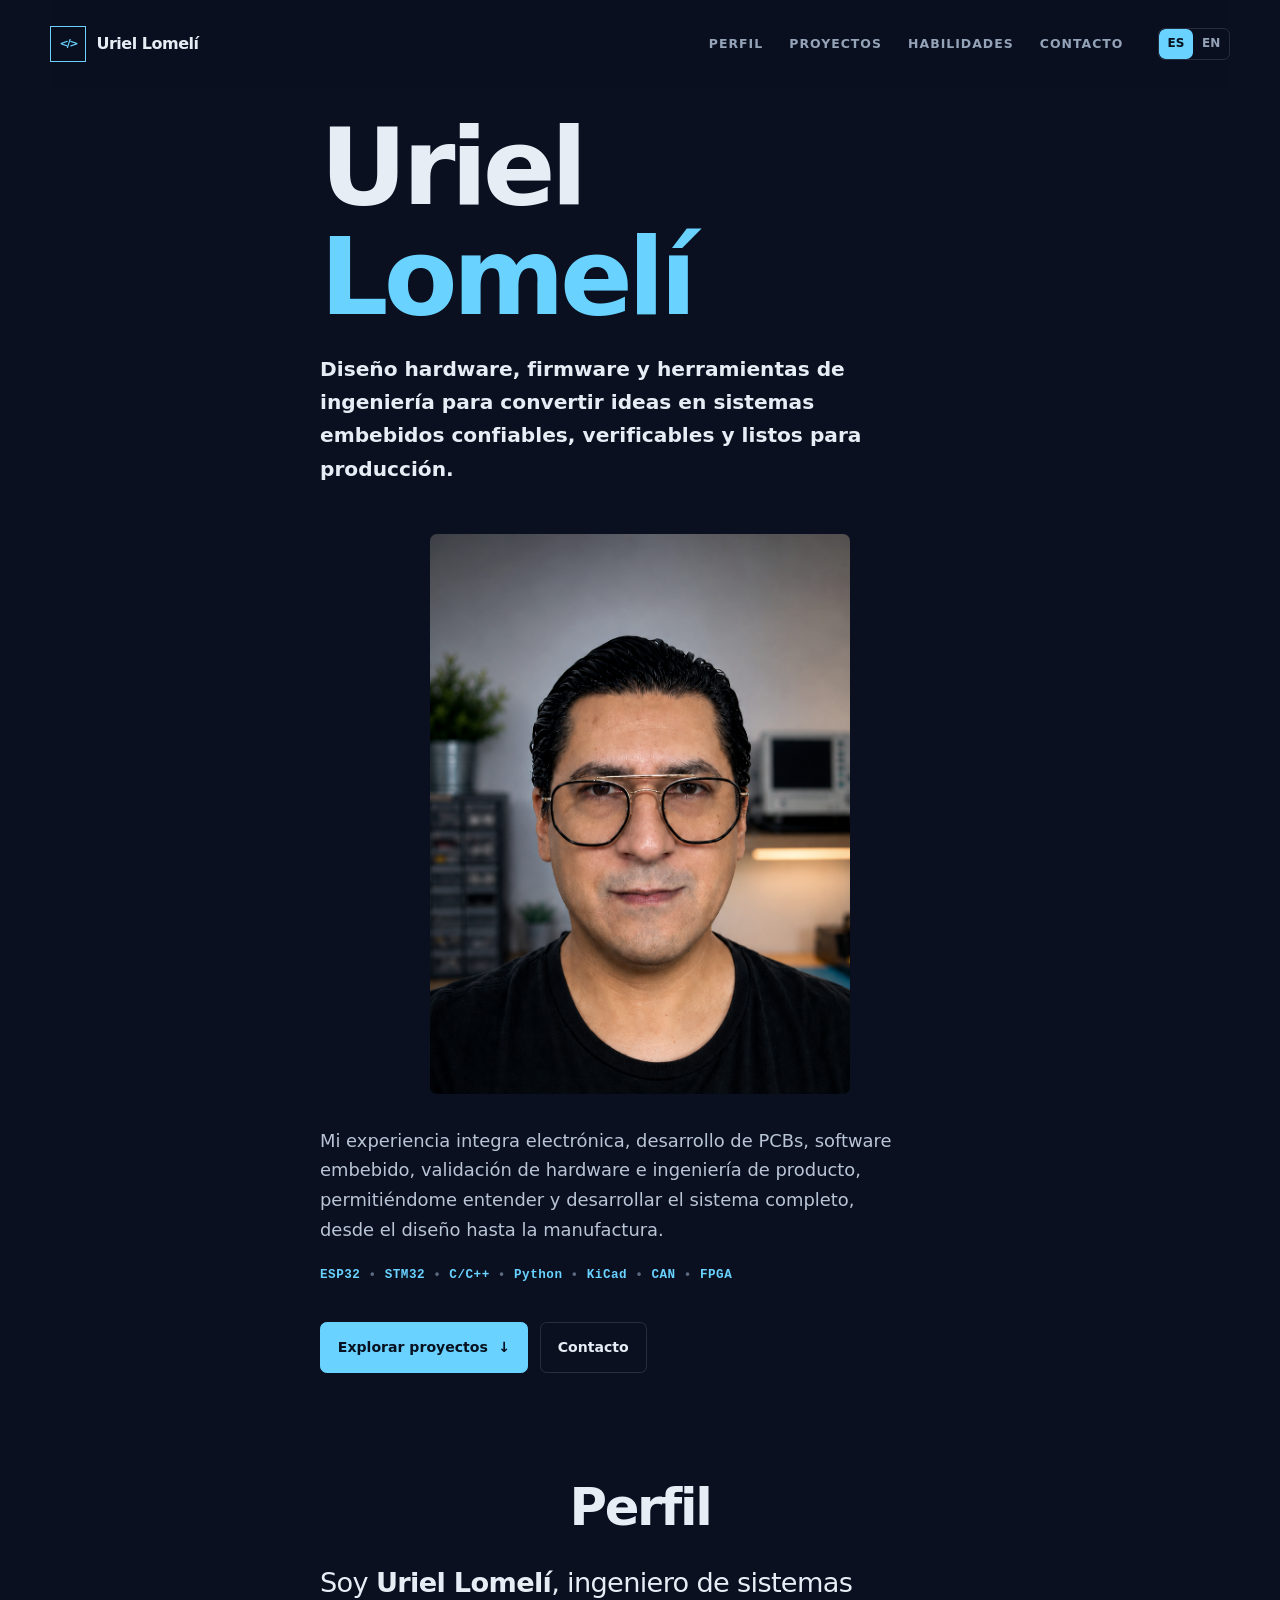
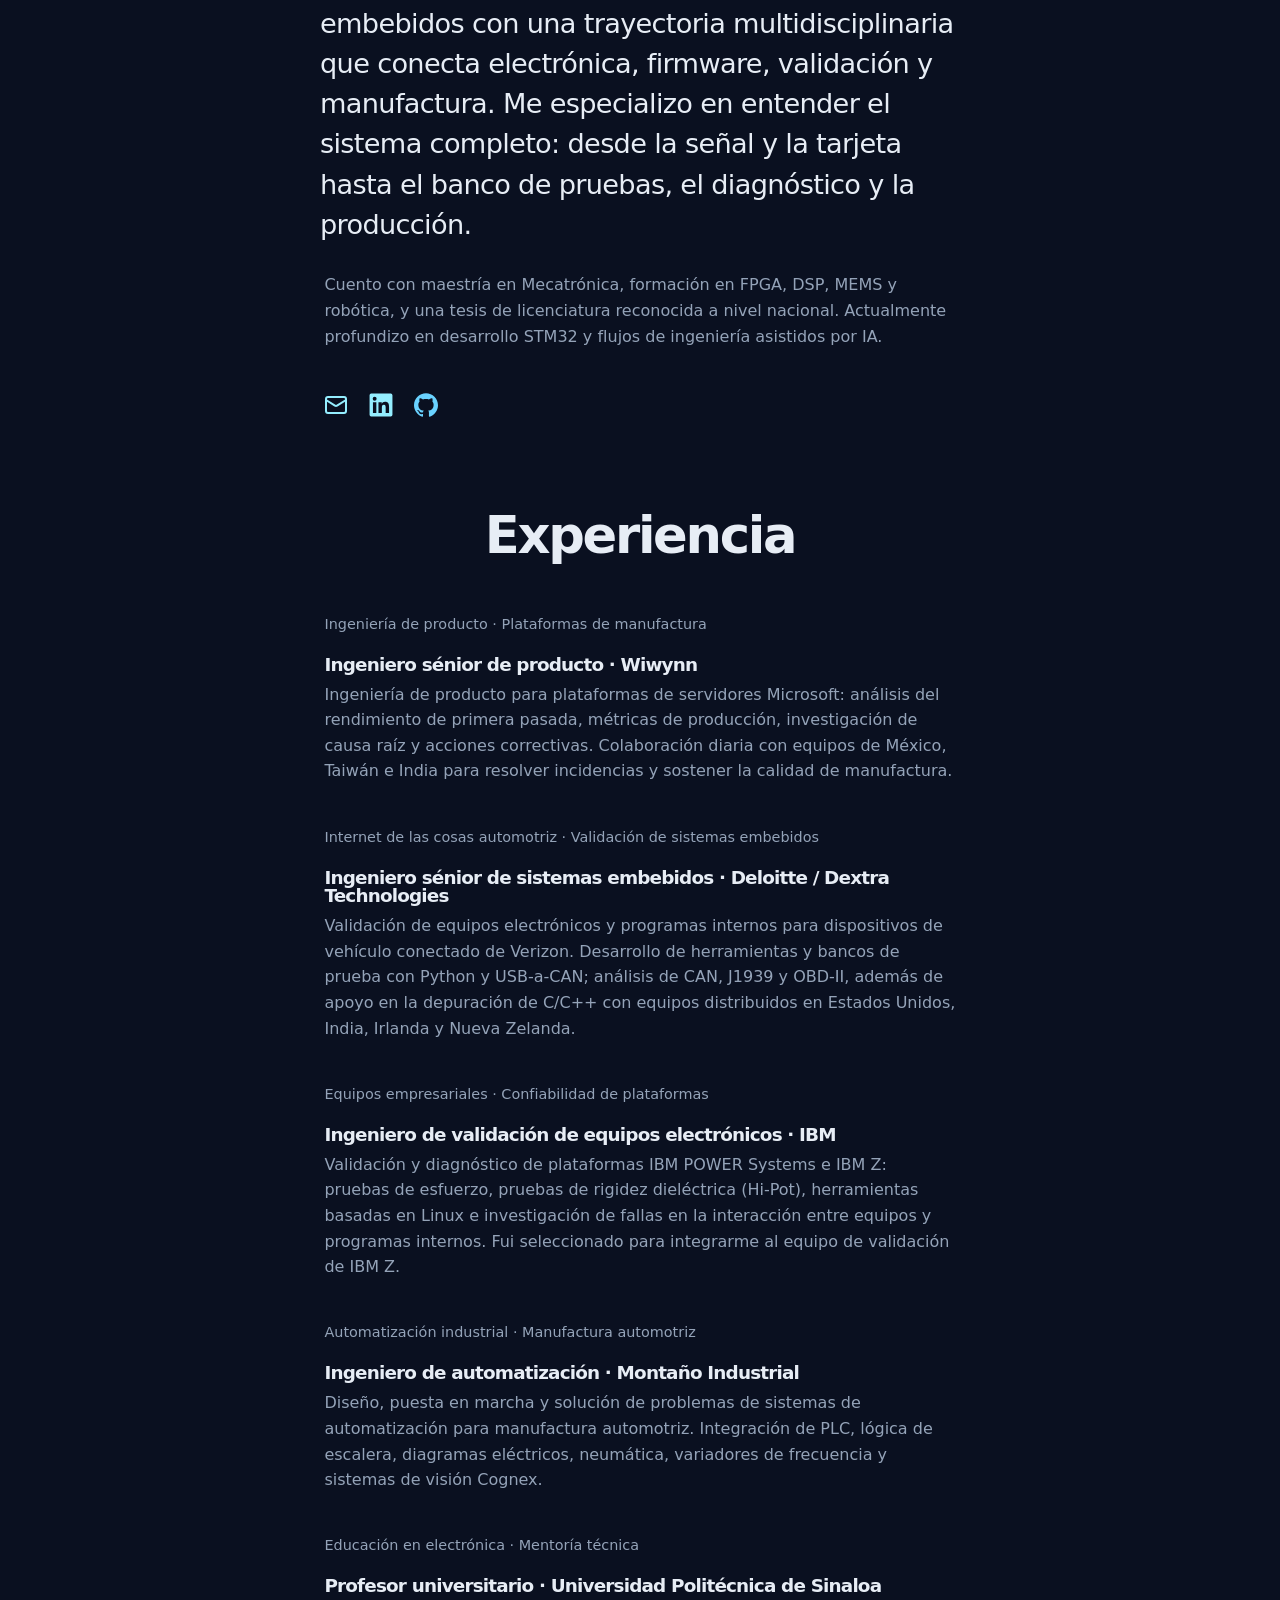
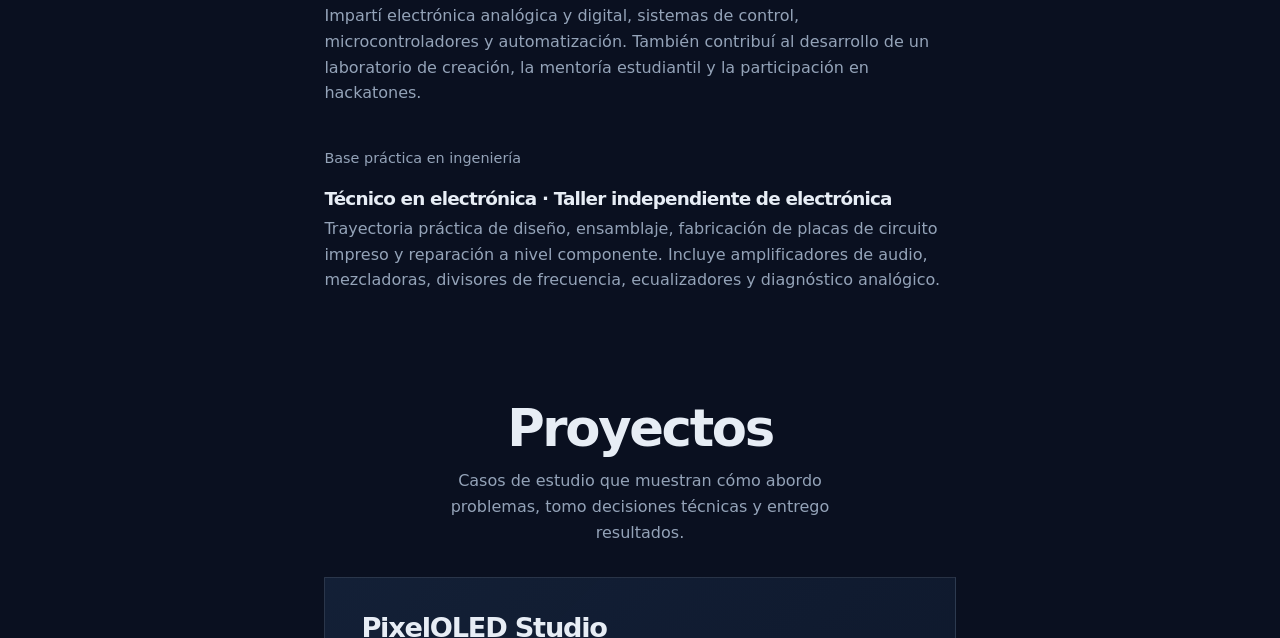
<file: index.html>
<!doctype html>
<html lang="es">
  <head>
    <meta charset="utf-8" />
    <meta name="viewport" content="width=device-width, initial-scale=1" />
    <meta http-equiv="refresh" content="0; url=./es/" />
    <title>Portafolio profesional</title>
  </head>
  <body>
    <p>Redirigiendo al portafolio en español… <a href="./es/">Continuar</a></p>
  </body>
</html>
</file>
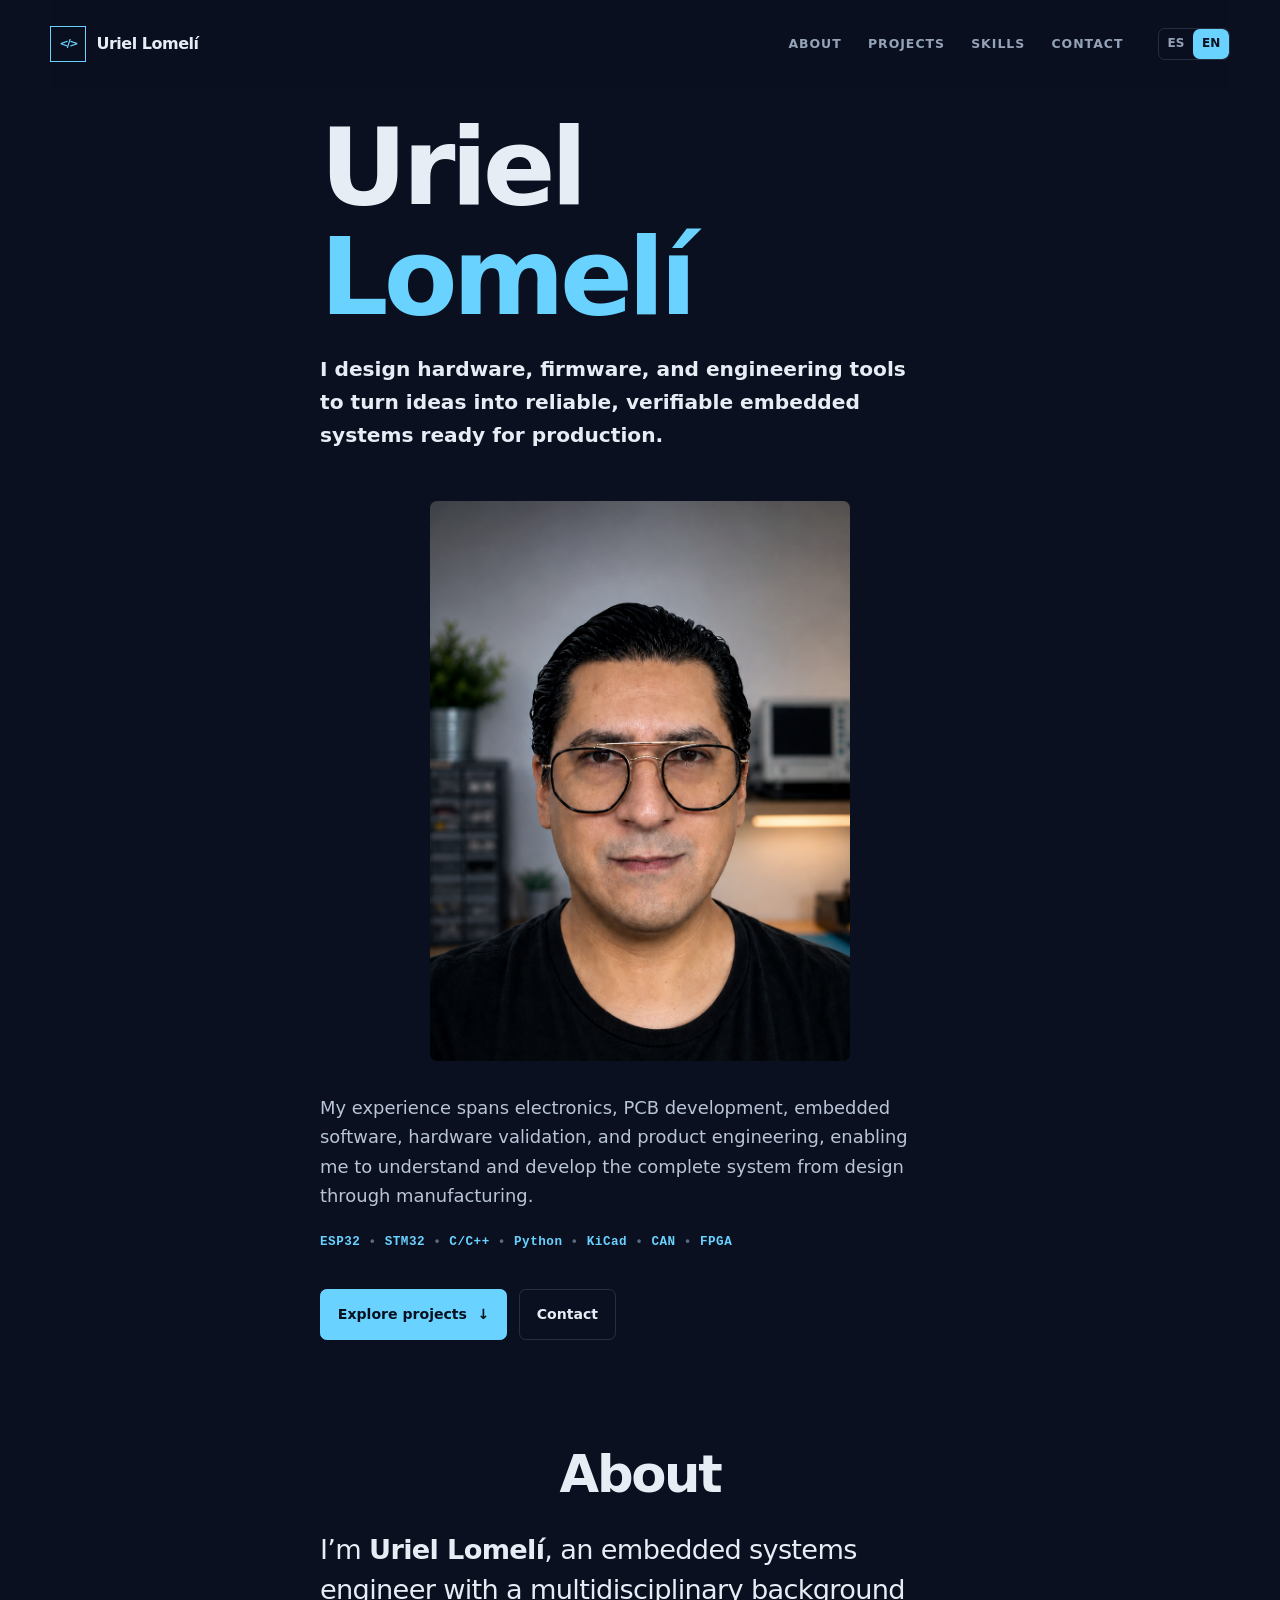
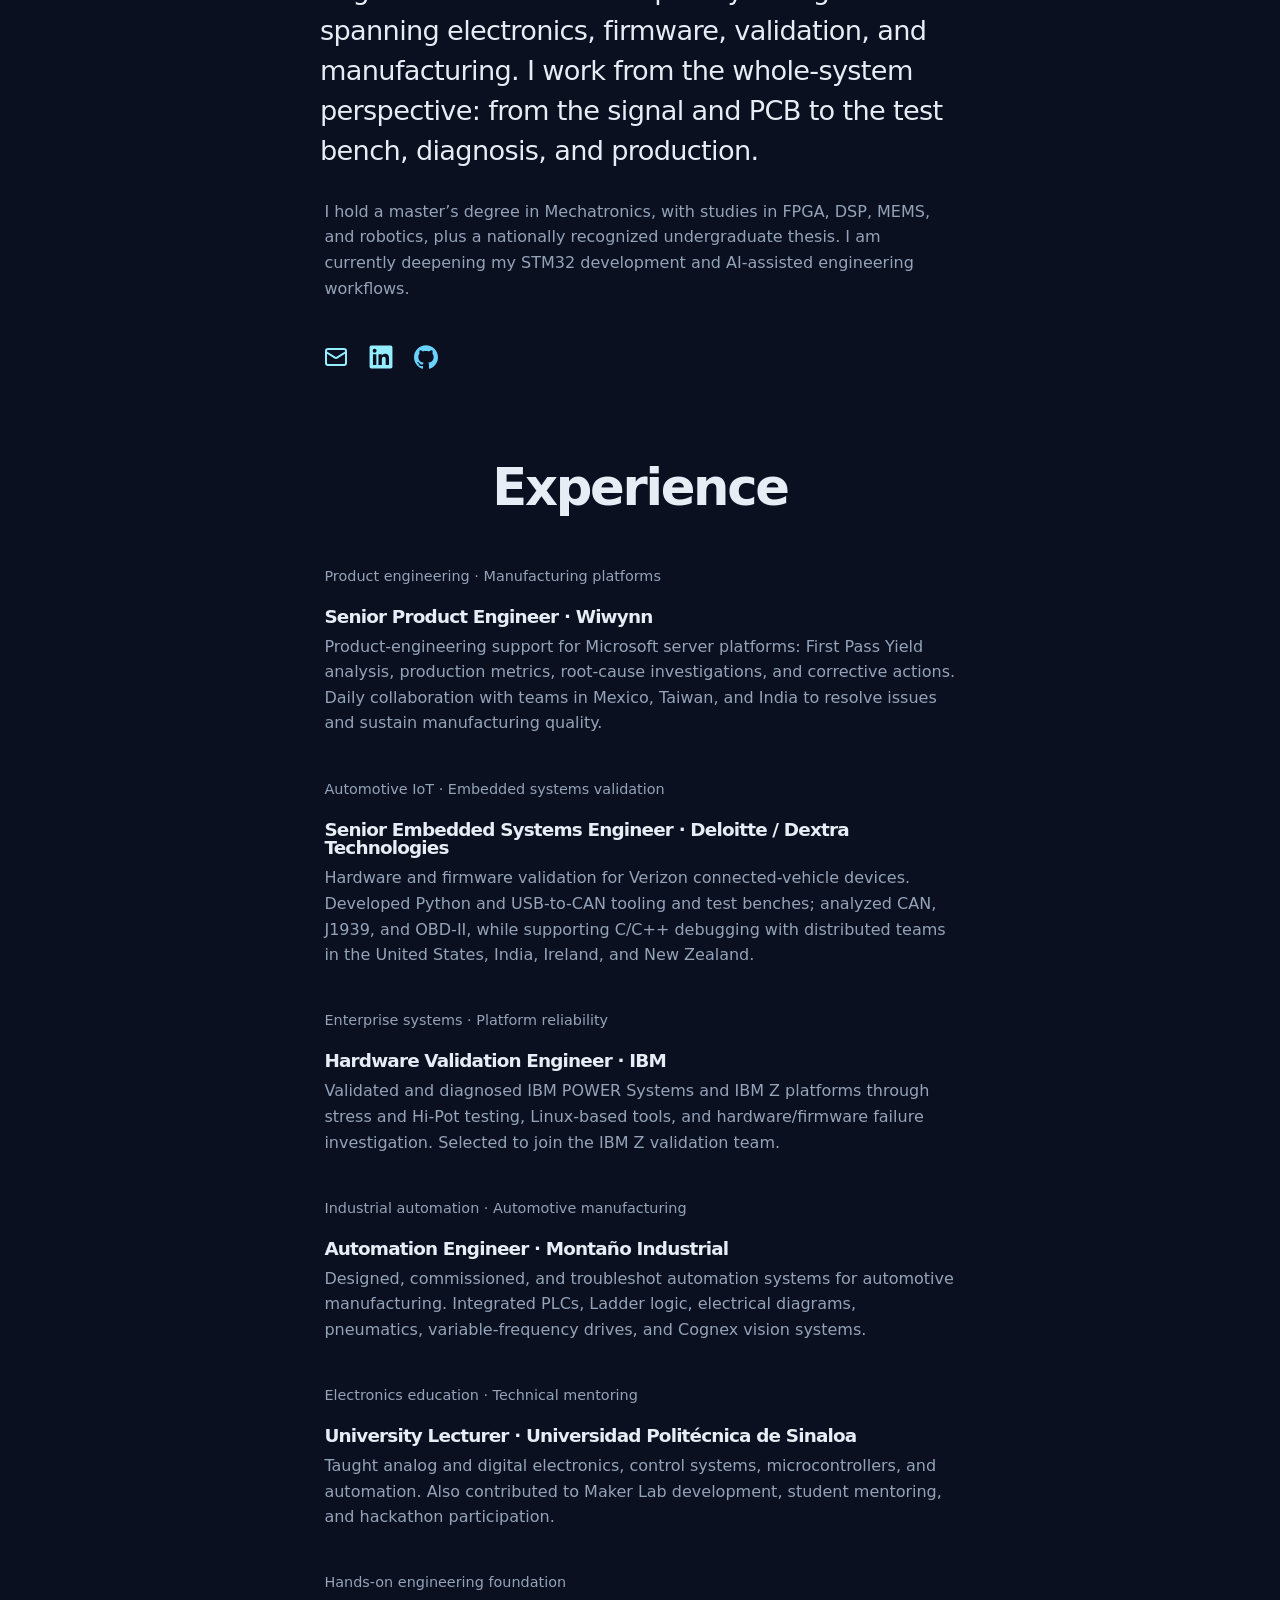
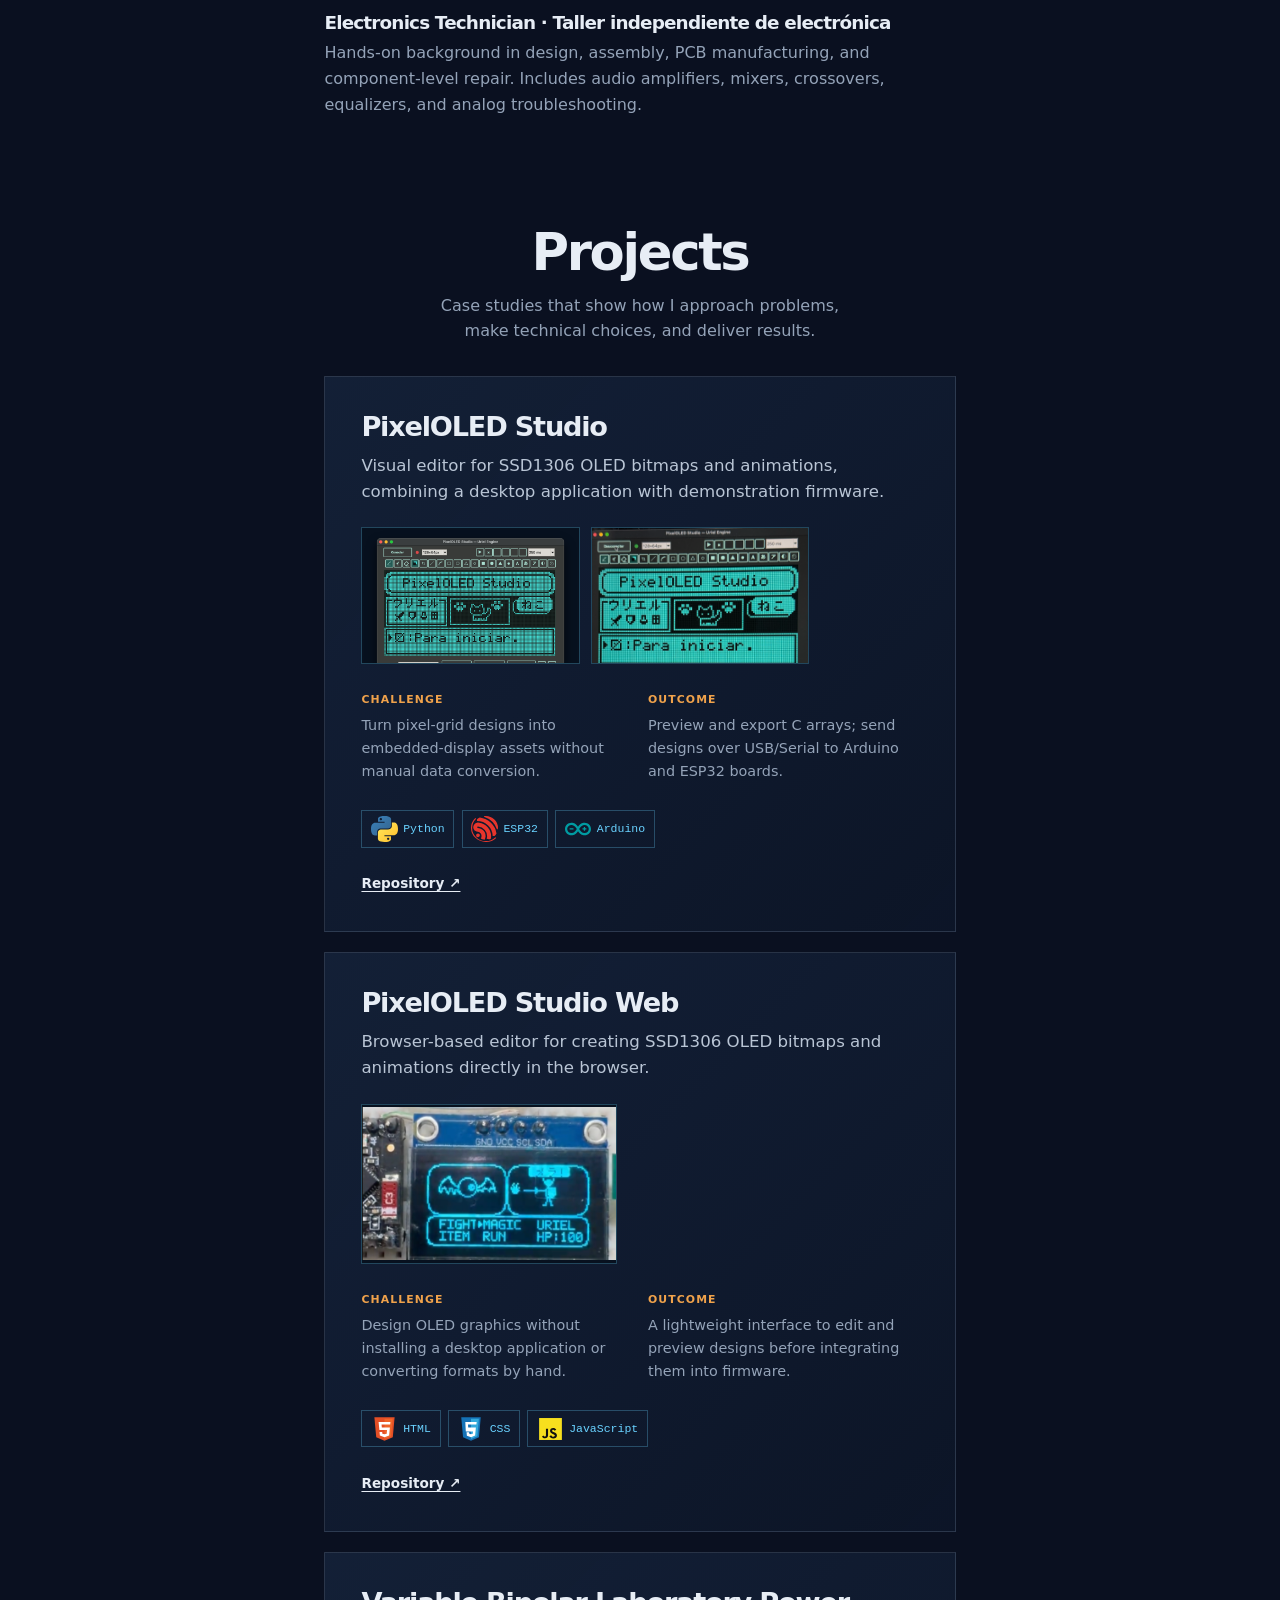
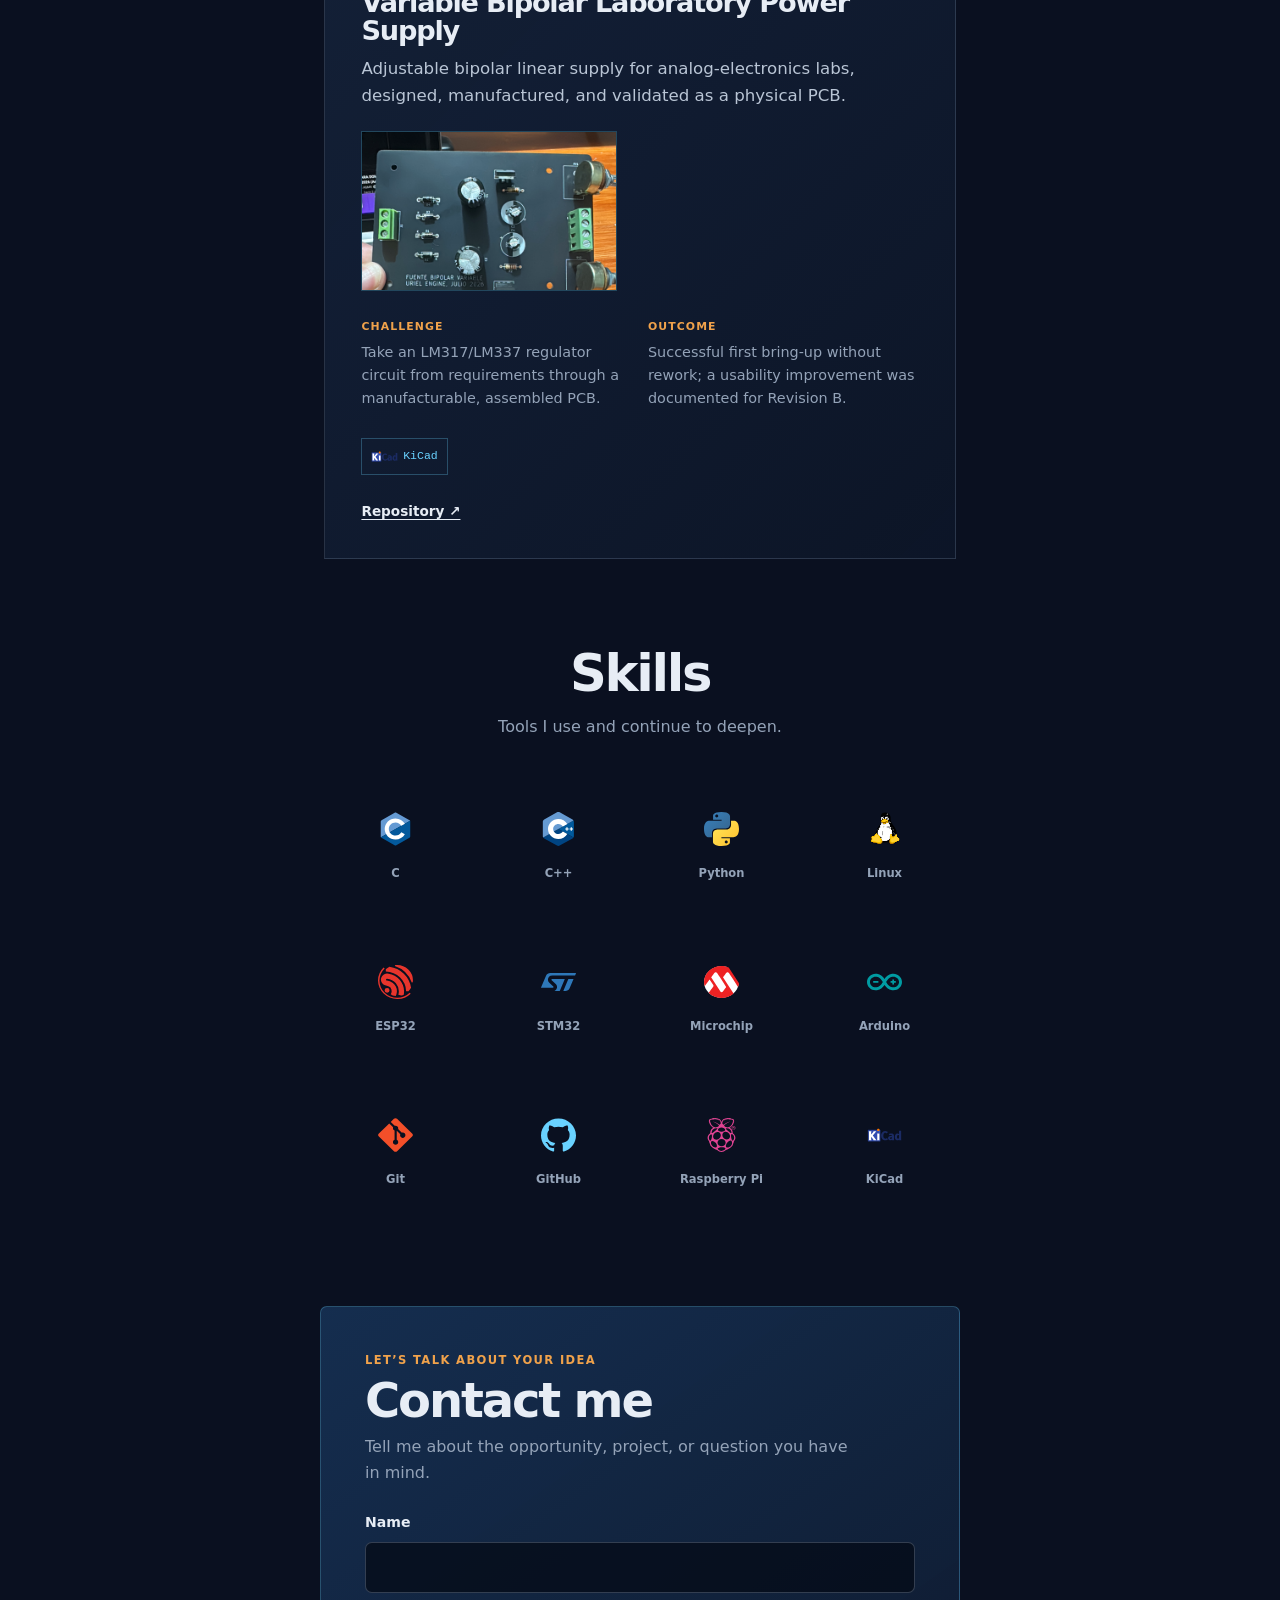
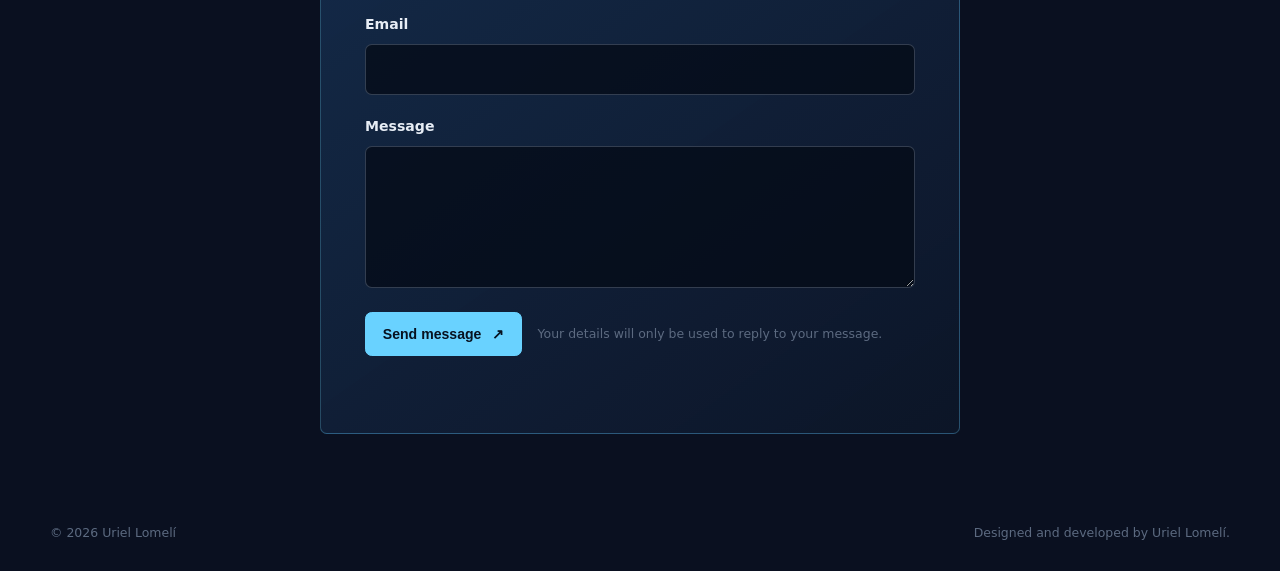
<file: en/index.html>
<!doctype html>
<html lang="en">
  <head>
    <meta charset="utf-8" />
    <meta name="viewport" content="width=device-width, initial-scale=1" />
    <meta name="description" content="Uriel Lomelí's portfolio: software development, projects, and continuous learning." />
    <meta name="theme-color" content="#101828" />
    <link rel="canonical" href="https://uriel-l.github.io/Uriel-portfolio/en/" />
    <link rel="alternate" hreflang="es" href="../es/" />
    <link rel="alternate" hreflang="en" href="./" />
    <meta property="og:type" content="website" />
    <meta property="og:title" content="Uriel Lomelí | Software developer" />
    <meta property="og:description" content="Software projects, experience, and technical skills." />
    <title>Uriel Lomelí | Software developer</title>
    <link rel="stylesheet" href="../assets/styles.css" />
    <link rel="stylesheet" href="../assets/refinements.css?v=16" />
  </head>
  <body id="top" data-locale="en">
    <a class="skip-link" href="#main">Skip to content</a>
    <header class="site-header">
      <a class="brand" href="#top" aria-label="Back to top"><span class="brand-mark">&lt;/&gt;</span><span data-site-name></span></a>
      <div class="header-actions">
        <nav class="main-nav" aria-label="Main navigation"><a href="#about">About</a><a href="#projects">Projects</a><a href="#skills">Skills</a><a href="#contact">Contact</a></nav>
        <nav class="language-switcher" aria-label="Language"><a href="../es/">ES</a><a aria-current="page" href="./">EN</a></nav>
      </div>
    </header>
    <main id="main">
      <section class="hero" aria-labelledby="hero-title"><div class="hero-copy hero-copy--intro"><h1 id="hero-title">Uriel <em>Lomelí</em></h1><p class="hero-description hero-description--lead">I design hardware, firmware, and engineering tools to turn ideas into reliable, verifiable embedded systems ready for production.</p></div><figure class="hero-portrait"><img src="../assets/uriel-profile.png" alt="Portrait of Uriel Lomelí" /></figure><div class="hero-copy hero-copy--details"><p class="hero-description hero-description--detail">My experience spans electronics, PCB development, embedded software, hardware validation, and product engineering, enabling me to understand and develop the complete system from design through manufacturing.</p><p class="hero-technologies">ESP32 <span aria-hidden="true">•</span> STM32 <span aria-hidden="true">•</span> C/C++ <span aria-hidden="true">•</span> Python <span aria-hidden="true">•</span> KiCad <span aria-hidden="true">•</span> CAN <span aria-hidden="true">•</span> FPGA</p><div class="hero-actions"><a class="button button-primary" href="#projects">Explore projects <span aria-hidden="true">↓</span></a><a class="button button-secondary" href="#contact">Contact</a></div></div></section>
      <div class="content-wrap">
        <section id="about" class="section"><div class="section-heading"><h2>About</h2></div><div class="section-content"><p class="about-copy">I’m <strong>Uriel Lomelí</strong>, an embedded systems engineer with a multidisciplinary background spanning electronics, firmware, validation, and manufacturing. I work from the whole-system perspective: from the signal and PCB to the test bench, diagnosis, and production.</p><p class="about-detail">I hold a master’s degree in Mechatronics, with studies in FPGA, DSP, MEMS, and robotics, plus a nationally recognized undergraduate thesis. I am currently deepening my STM32 development and AI-assisted engineering workflows.</p><div class="social-links" data-social-links aria-label="Find me on"></div></div></section>
        <section id="experience" class="section"><div class="section-heading"><h2>Experience</h2></div><div class="section-content" data-experience></div></section>
        <section id="projects" class="section"><div class="section-heading"><h2>Projects</h2><p class="section-intro">Case studies that show how I approach problems, make technical choices, and deliver results.</p></div><div class="section-content"><div class="projects-grid" data-projects></div></div></section>
        <section id="skills" class="section"><div class="section-heading"><h2>Skills</h2><p class="section-intro">Tools I use and continue to deepen.</p></div><div class="section-content"><div class="skills-grid" data-skills></div></div></section>
        <section id="contact" class="section contact-section"><div class="section-content"><form class="contact-form" data-contact-form action="https://formspree.io/f/mkodlzvb" method="POST"><div class="contact-form-heading"><p class="form-eyebrow">Let’s talk about your idea</p><h3>Contact me</h3><p>Tell me about the opportunity, project, or question you have in mind.</p></div><input class="form-honeypot" type="text" name="_gotcha" tabindex="-1" autocomplete="off" aria-hidden="true" /><label for="name">Name<input id="name" name="name" type="text" autocomplete="name" required /></label><label for="email">Email<input id="email" name="email" type="email" autocomplete="email" required /></label><label for="message">Message<textarea id="message" name="message" rows="5" required></textarea></label><div class="form-actions"><button class="button button-primary" type="submit" data-form-submit>Send message <span aria-hidden="true">↗</span></button><p>Your details will only be used to reply to your message.</p></div><p class="form-status" data-form-status aria-live="polite"></p></form></div></section>
      </div>
    </main>
    <footer class="site-footer"><p>© <span data-year></span> <span data-site-name></span></p><p>Designed and developed by <span data-site-name></span>.</p></footer>
    <dialog class="contact-modal" data-contact-modal aria-labelledby="contact-modal-title"><div class="modal-content"><button class="modal-close" type="button" data-modal-close aria-label="Close">×</button><p class="form-eyebrow">Message sent</p><h2 id="contact-modal-title">Thanks for reaching out!</h2><p>Your message was sent successfully. I will get back to you soon.</p><button class="button button-primary" type="button" data-modal-close>Got it</button></div></dialog>
    <script src="../assets/data.js?v=23"></script>
    <script src="../assets/app.js?v=16"></script>
  </body>
</html>
</file>
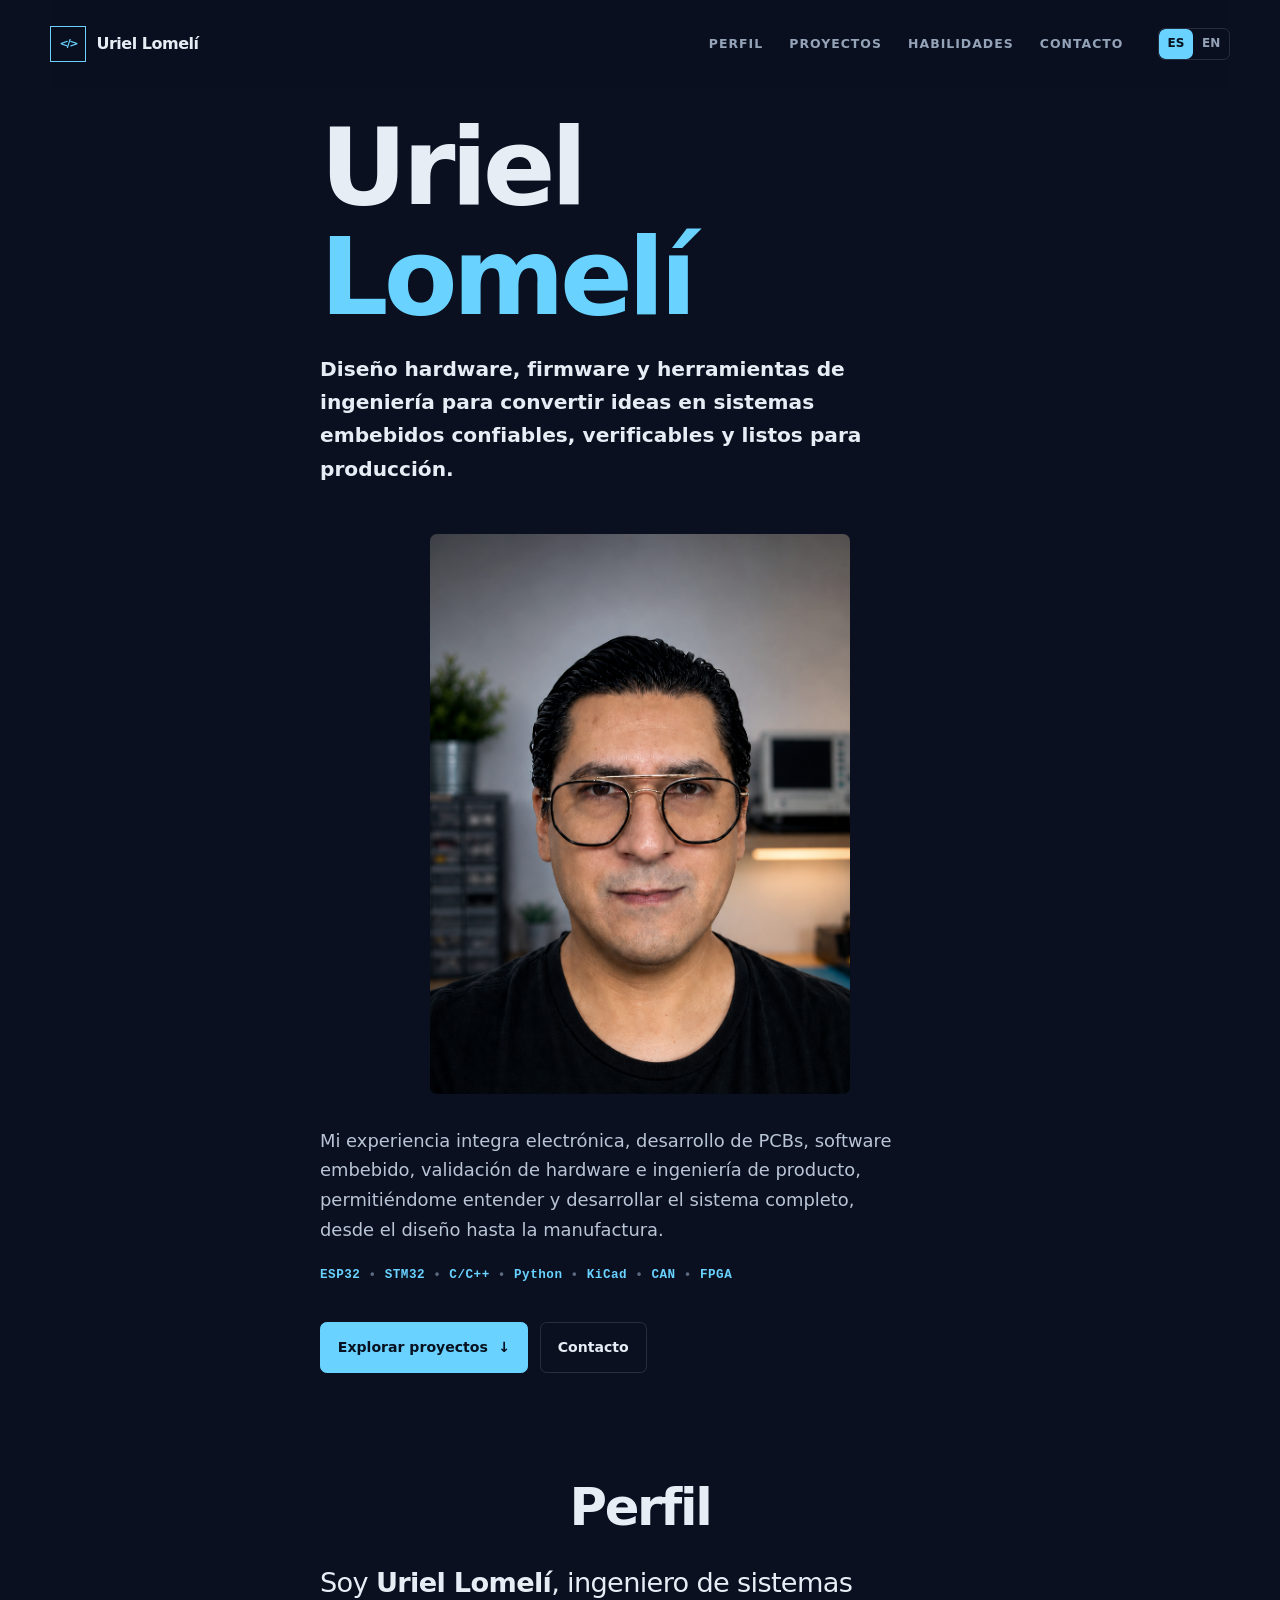
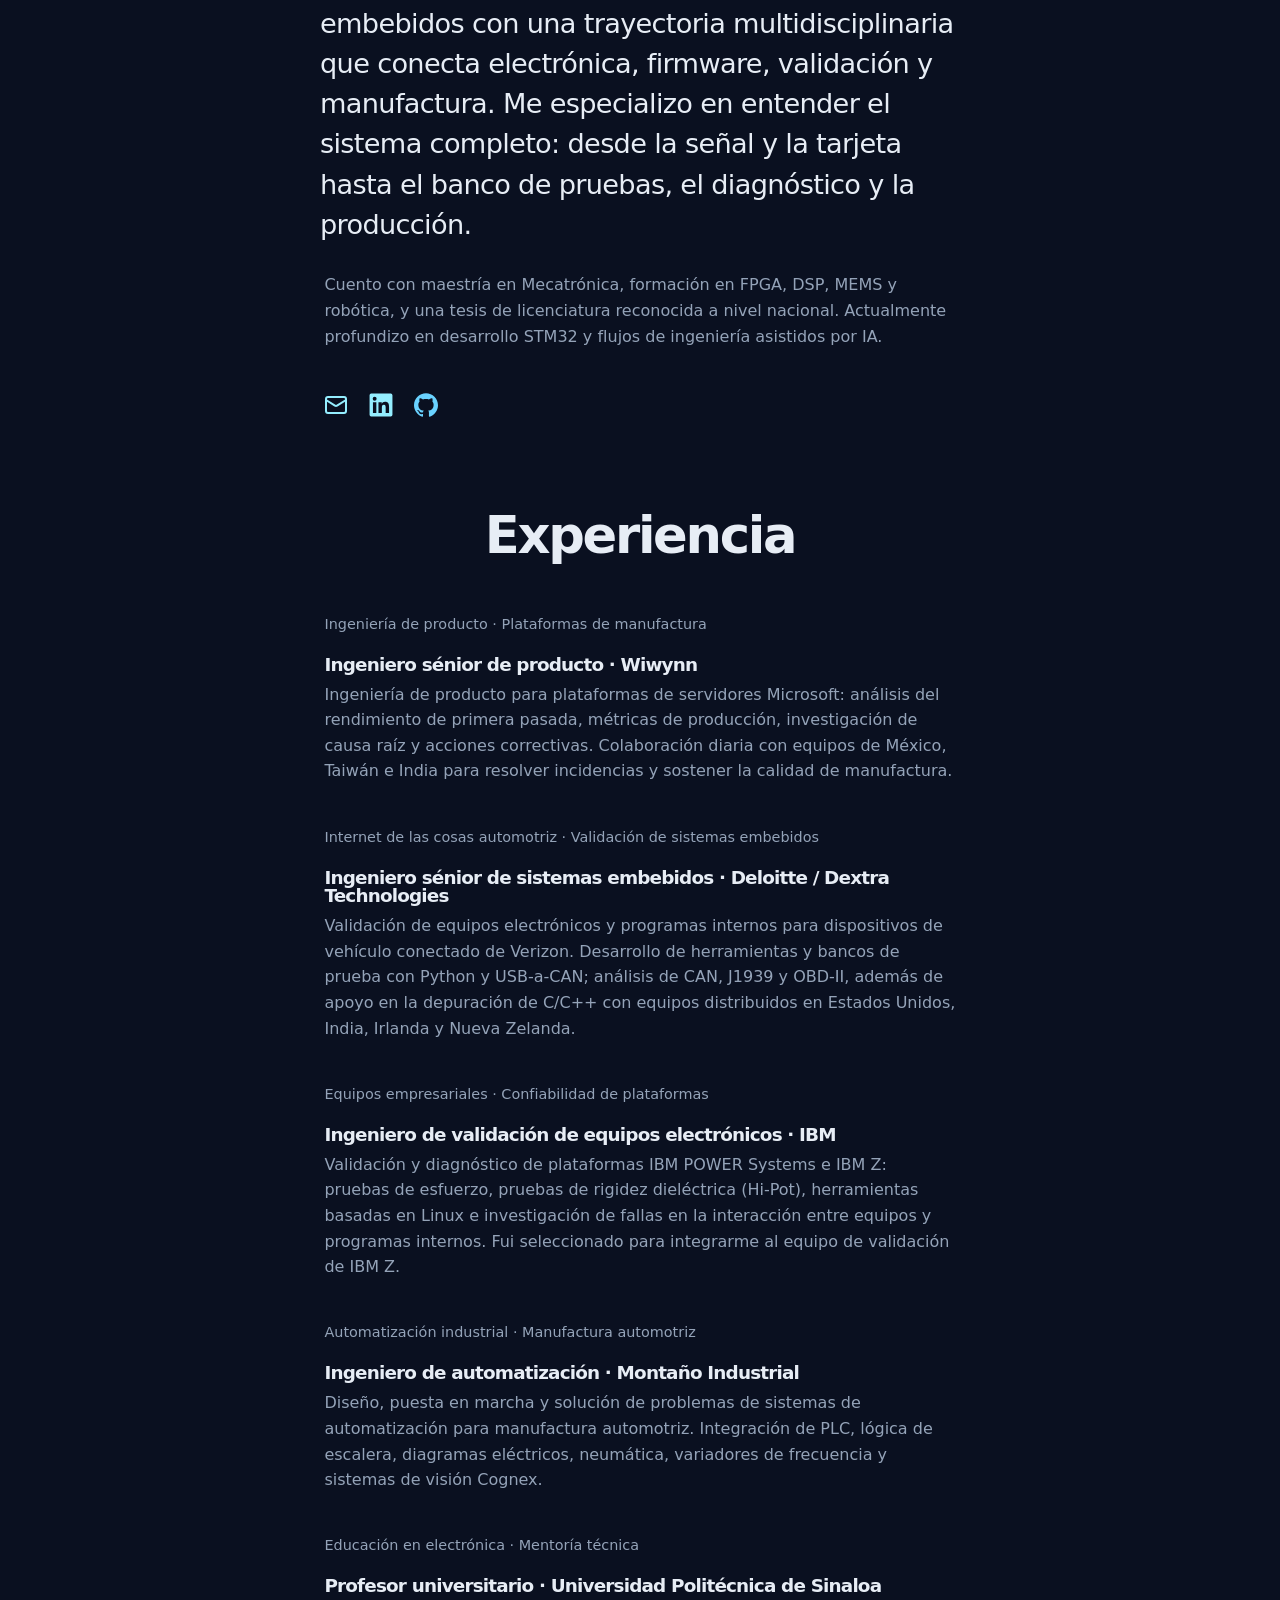
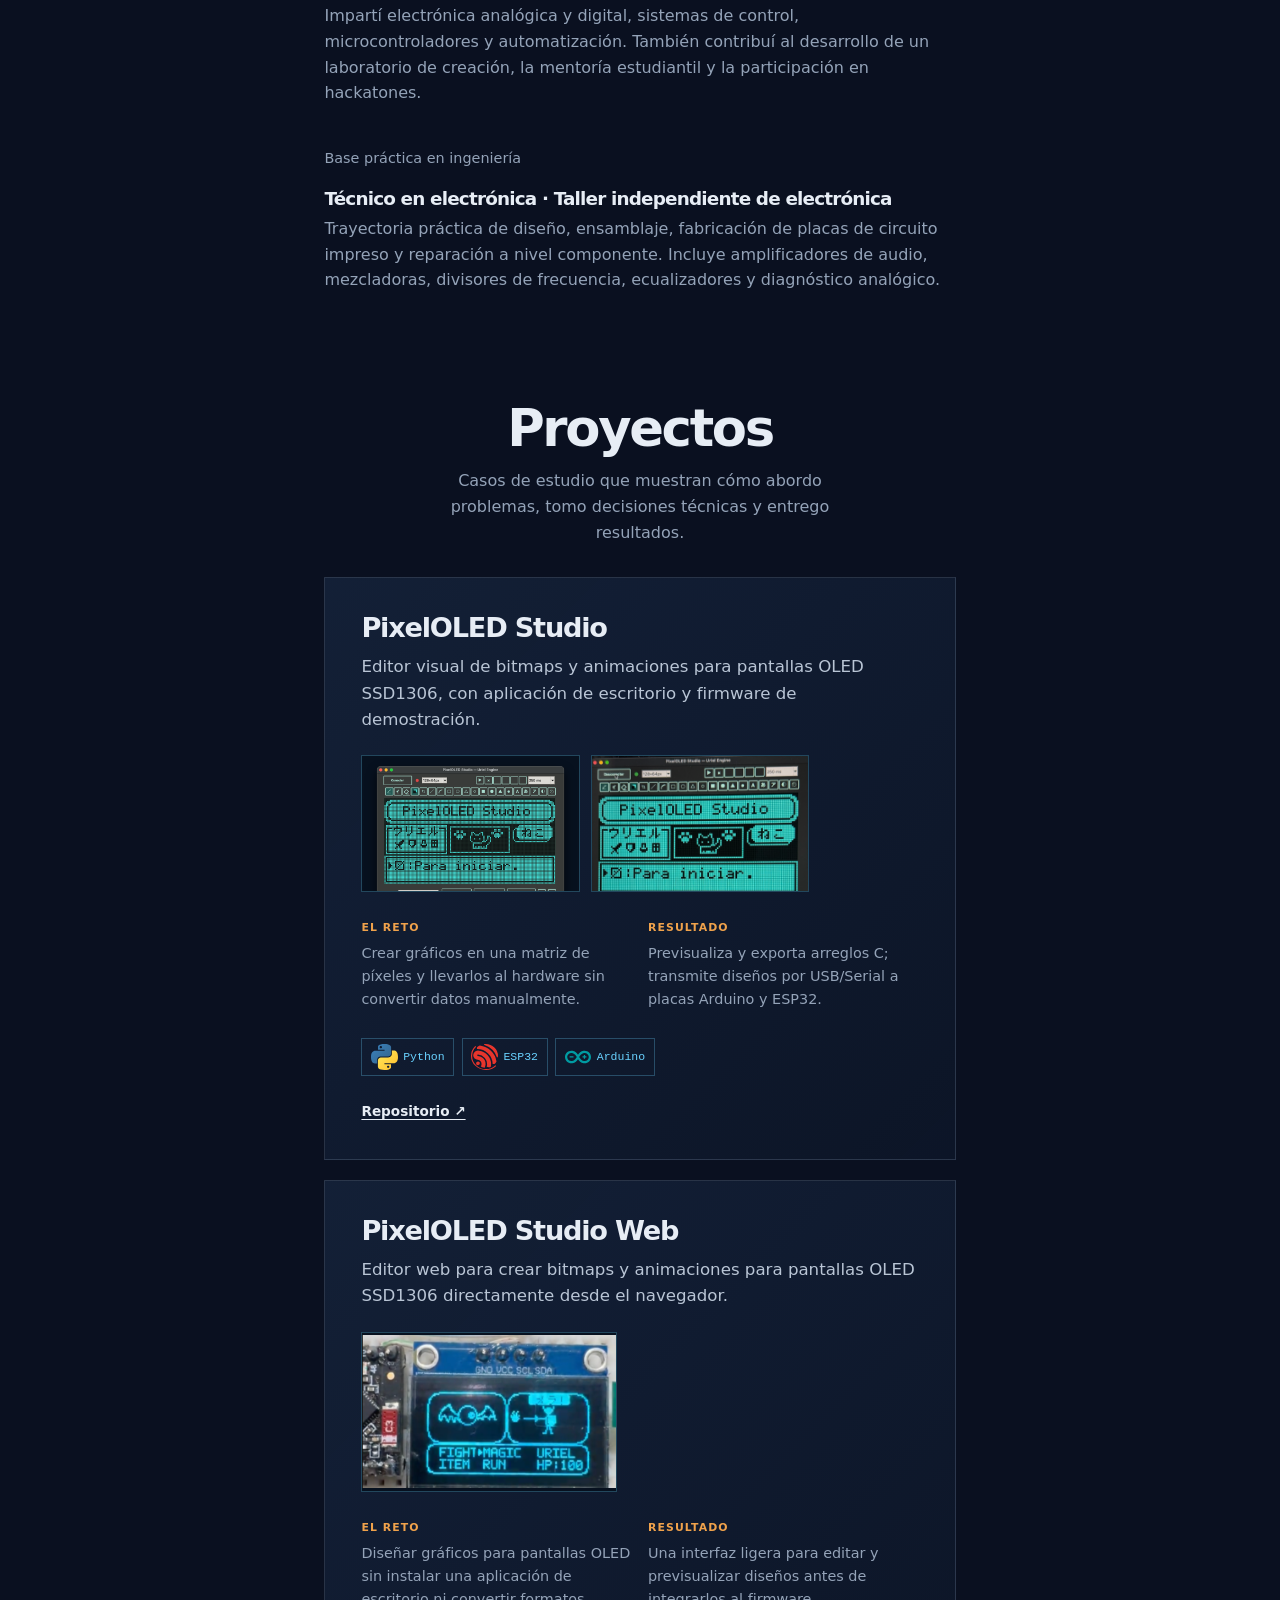
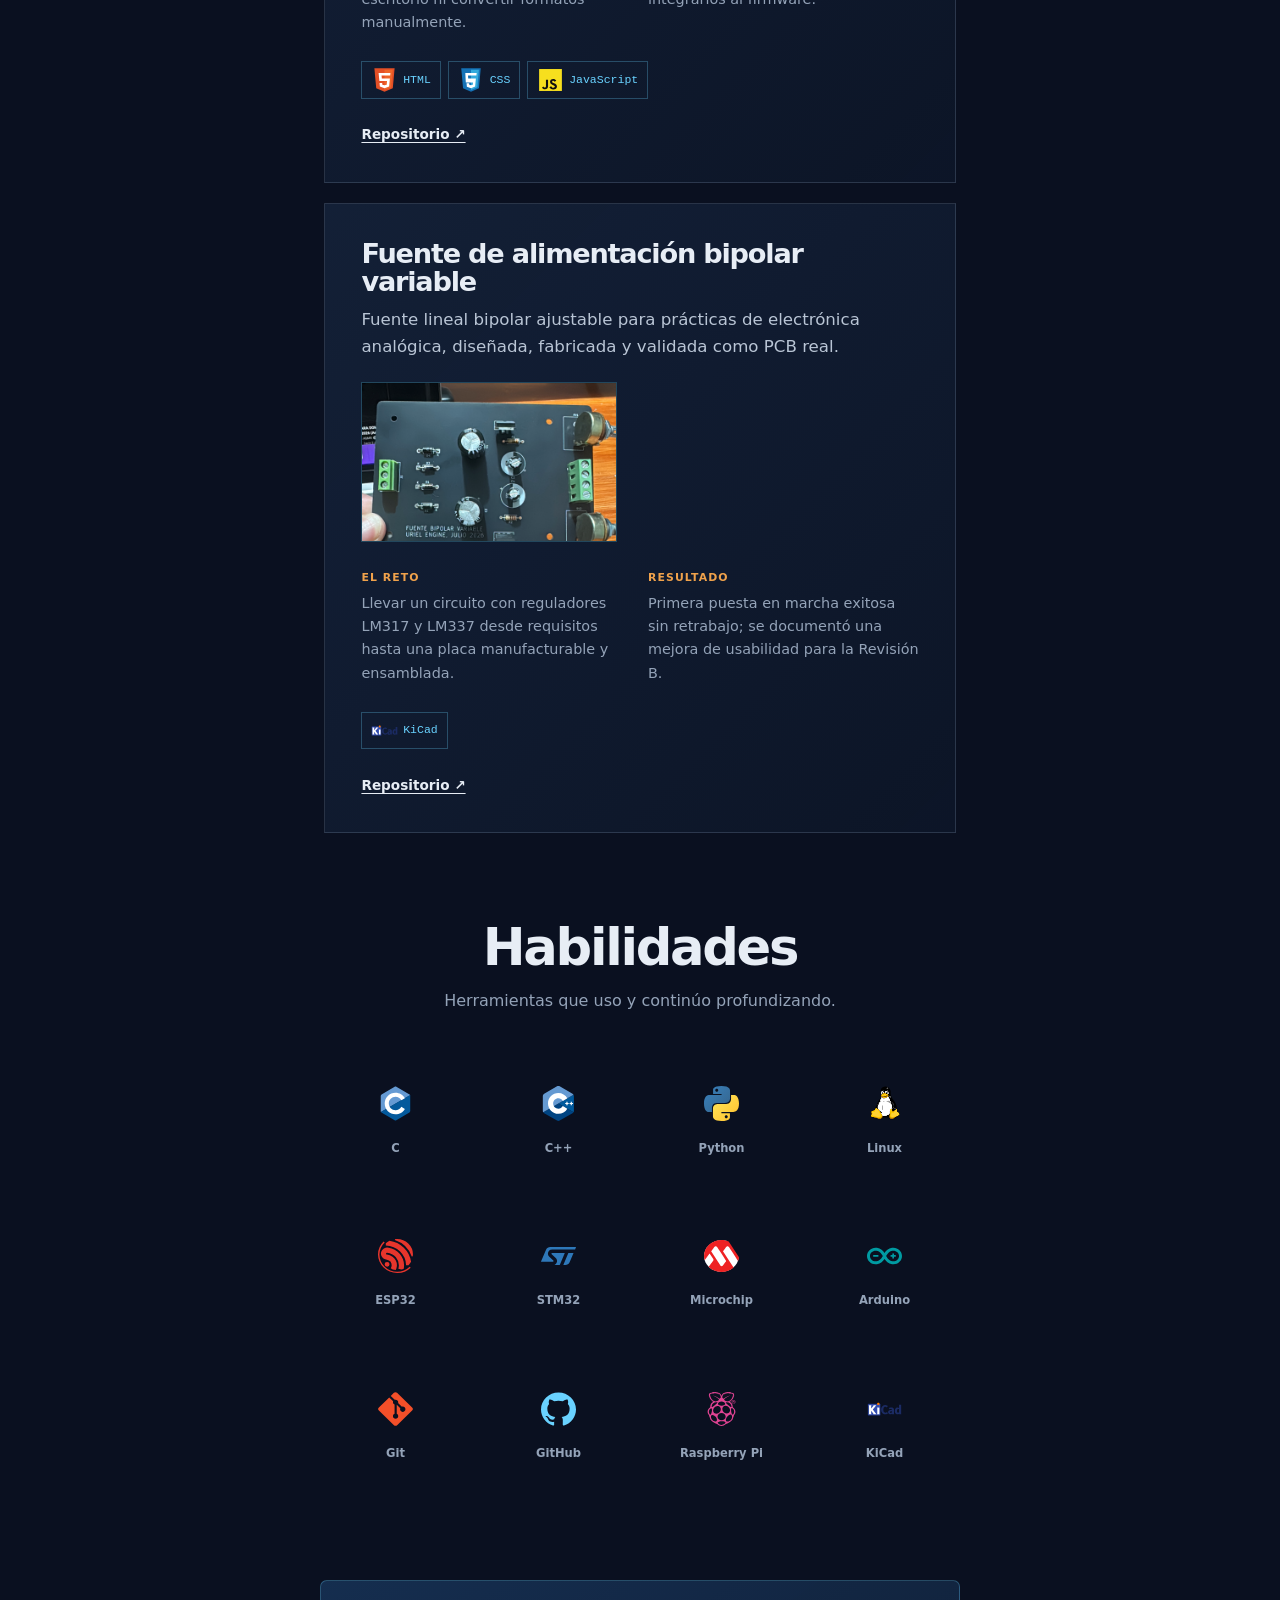
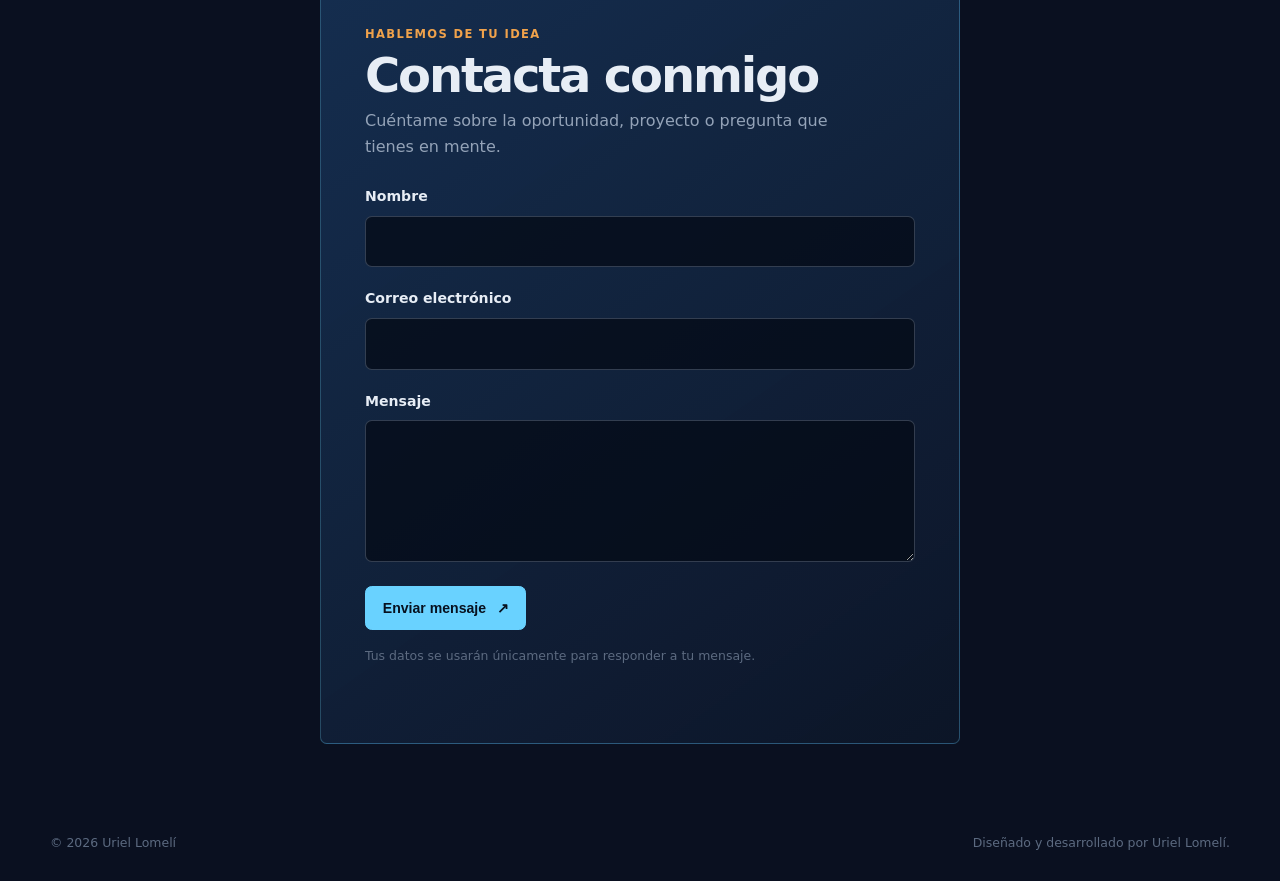
<file: es/index.html>
<!doctype html>
<html lang="es">
  <head>
    <meta charset="utf-8" />
    <meta name="viewport" content="width=device-width, initial-scale=1" />
    <meta name="description" content="Portafolio de Uriel Lomelí: sistemas embebidos, electrónica, validación y automatización industrial." />
    <meta name="theme-color" content="#101828" />
    <link rel="canonical" href="https://uriel-l.github.io/Uriel-portfolio/es/" />
    <link rel="alternate" hreflang="en" href="../en/" />
    <link rel="alternate" hreflang="es" href="./" />
    <meta property="og:type" content="website" />
    <meta property="og:title" content="Uriel Lomelí | Ingeniero de sistemas embebidos" />
    <meta property="og:description" content="Experiencia, proyectos y habilidades en sistemas embebidos, electrónica y automatización." />
    <title>Uriel Lomelí | Ingeniero de sistemas embebidos</title>
    <link rel="stylesheet" href="../assets/styles.css" />
    <link rel="stylesheet" href="../assets/refinements.css?v=16" />
  </head>
  <body id="top" data-locale="es">
    <a class="skip-link" href="#main">Saltar al contenido</a>
    <header class="site-header">
      <a class="brand" href="#top" aria-label="Volver al inicio"><span class="brand-mark">&lt;/&gt;</span><span data-site-name></span></a>
      <div class="header-actions">
        <nav class="main-nav" aria-label="Navegación principal"><a href="#about">Perfil</a><a href="#projects">Proyectos</a><a href="#skills">Habilidades</a><a href="#contact">Contacto</a></nav>
        <nav class="language-switcher" aria-label="Idioma"><a aria-current="page" href="./">ES</a><a href="../en/">EN</a></nav>
      </div>
    </header>
    <main id="main">
      <section class="hero" aria-labelledby="hero-title"><div class="hero-copy hero-copy--intro"><h1 id="hero-title">Uriel <em>Lomelí</em></h1><p class="hero-description hero-description--lead">Diseño hardware, firmware y herramientas de ingeniería para convertir ideas en sistemas embebidos confiables, verificables y listos para producción.</p></div><figure class="hero-portrait"><img src="../assets/uriel-profile.png" alt="Retrato de Uriel Lomelí" /></figure><div class="hero-copy hero-copy--details"><p class="hero-description hero-description--detail">Mi experiencia integra electrónica, desarrollo de PCBs, software embebido, validación de hardware e ingeniería de producto, permitiéndome entender y desarrollar el sistema completo, desde el diseño hasta la manufactura.</p><p class="hero-technologies">ESP32 <span aria-hidden="true">•</span> STM32 <span aria-hidden="true">•</span> C/C++ <span aria-hidden="true">•</span> Python <span aria-hidden="true">•</span> KiCad <span aria-hidden="true">•</span> CAN <span aria-hidden="true">•</span> FPGA</p><div class="hero-actions"><a class="button button-primary" href="#projects">Explorar proyectos <span aria-hidden="true">↓</span></a><a class="button button-secondary" href="#contact">Contacto</a></div></div></section>
      <div class="content-wrap">
        <section id="about" class="section"><div class="section-heading"><h2>Perfil</h2></div><div class="section-content"><p class="about-copy">Soy <strong>Uriel Lomelí</strong>, ingeniero de sistemas embebidos con una trayectoria multidisciplinaria que conecta electrónica, firmware, validación y manufactura. Me especializo en entender el sistema completo: desde la señal y la tarjeta hasta el banco de pruebas, el diagnóstico y la producción.</p><p class="about-detail">Cuento con maestría en Mecatrónica, formación en FPGA, DSP, MEMS y robótica, y una tesis de licenciatura reconocida a nivel nacional. Actualmente profundizo en desarrollo STM32 y flujos de ingeniería asistidos por IA.</p><div class="social-links" data-social-links aria-label="Encuéntrame en"></div></div></section>
        <section id="experience" class="section"><div class="section-heading"><h2>Experiencia</h2></div><div class="section-content" data-experience></div></section>
        <section id="projects" class="section"><div class="section-heading"><h2>Proyectos</h2><p class="section-intro">Casos de estudio que muestran cómo abordo problemas, tomo decisiones técnicas y entrego resultados.</p></div><div class="section-content"><div class="projects-grid" data-projects></div></div></section>
        <section id="skills" class="section"><div class="section-heading"><h2>Habilidades</h2><p class="section-intro">Herramientas que uso y continúo profundizando.</p></div><div class="section-content"><div class="skills-grid" data-skills></div></div></section>
        <section id="contact" class="section contact-section"><div class="section-content"><form class="contact-form" data-contact-form action="https://formspree.io/f/mkodlzvb" method="POST"><div class="contact-form-heading"><p class="form-eyebrow">Hablemos de tu idea</p><h3>Contacta conmigo</h3><p>Cuéntame sobre la oportunidad, proyecto o pregunta que tienes en mente.</p></div><input class="form-honeypot" type="text" name="_gotcha" tabindex="-1" autocomplete="off" aria-hidden="true" /><label for="name">Nombre<input id="name" name="name" type="text" autocomplete="name" required /></label><label for="email">Correo electrónico<input id="email" name="email" type="email" autocomplete="email" required /></label><label for="message">Mensaje<textarea id="message" name="message" rows="5" required></textarea></label><div class="form-actions"><button class="button button-primary" type="submit" data-form-submit>Enviar mensaje <span aria-hidden="true">↗</span></button><p>Tus datos se usarán únicamente para responder a tu mensaje.</p></div><p class="form-status" data-form-status aria-live="polite"></p></form></div></section>
      </div>
    </main>
    <footer class="site-footer"><p>© <span data-year></span> <span data-site-name></span></p><p>Diseñado y desarrollado por <span data-site-name></span>.</p></footer>
    <dialog class="contact-modal" data-contact-modal aria-labelledby="contact-modal-title"><div class="modal-content"><button class="modal-close" type="button" data-modal-close aria-label="Cerrar">×</button><p class="form-eyebrow">Mensaje enviado</p><h2 id="contact-modal-title">¡Gracias por escribirme!</h2><p>Tu mensaje fue enviado correctamente. Te responderé a la brevedad.</p><button class="button button-primary" type="button" data-modal-close>Entendido</button></div></dialog>
    <script src="../assets/data.js?v=23"></script>
    <script src="../assets/app.js?v=16"></script>
  </body>
</html>
</file>
<file: assets/styles.css>
:root{--ink:#e7edf5;--muted:#94a3b8;--faint:#5c6a80;--line:rgba(148,163,184,.2);--paper:#0a1020;--panel:#101a2e;--panel-soft:#0d1628;--accent:#69d2ff;--warm:#f0a24b;--max:1180px;font-family:Inter,ui-sans-serif,system-ui,-apple-system,BlinkMacSystemFont,"Segoe UI",sans-serif;color:var(--ink);background:var(--paper)}*{box-sizing:border-box}html{scroll-behavior:smooth}body{margin:0;line-height:1.6;background:radial-gradient(circle at 80% 12%,#162747 0,transparent 26rem),var(--paper)}body:before{content:"";position:fixed;inset:0;z-index:-1;pointer-events:none;background-image:linear-gradient(rgba(148,163,184,.035) 1px,transparent 1px),linear-gradient(90deg,rgba(148,163,184,.035) 1px,transparent 1px);background-size:32px 32px}a{color:inherit;text-underline-offset:.2em}a:hover{color:var(--accent)}h1,h2,h3,p{margin-top:0}h1,h2,h3{letter-spacing:-.045em;line-height:1.02}.skip-link{position:absolute;top:-5rem;left:1rem;padding:.75rem 1rem;background:var(--accent);color:#07111f;z-index:5}.skip-link:focus{top:1rem}.site-header,.site-footer,.hero,.content-wrap{width:min(calc(100% - 3rem),var(--max));margin-inline:auto}.site-header{min-height:5.5rem;display:flex;align-items:center;justify-content:space-between;gap:1rem;border-bottom:1px solid var(--line)}.brand{display:inline-flex;align-items:center;gap:.65rem;text-decoration:none;font-weight:800;letter-spacing:-.03em}.brand-mark{display:grid;place-items:center;width:2.25rem;height:2.25rem;border:1px solid var(--accent);color:var(--accent);font-size:.69rem;letter-spacing:-.16em}.header-actions,.main-nav,.language-switcher{display:flex;align-items:center}.header-actions{gap:1.5rem}.main-nav{gap:1.25rem}.main-nav a{color:var(--muted);font-size:.78rem;font-weight:700;letter-spacing:.08em;text-decoration:none;text-transform:uppercase}.language-switcher{border:1px solid var(--line)}.language-switcher a{padding:.35rem .55rem;font-size:.75rem;font-weight:800;text-decoration:none;color:var(--muted)}.language-switcher a[aria-current="page"]{background:var(--accent);color:#07111f}.hero{position:relative;min-height:660px;display:grid;grid-template-columns:minmax(0,1.15fr) minmax(260px,.55fr) 110px;align-items:center;gap:2.5rem;padding-block:5.5rem;border-bottom:1px solid var(--line)}.hero-copy{position:relative;z-index:1}.eyebrow,.section-kicker{color:var(--accent);font-size:.72rem;letter-spacing:.13em;font-weight:800;text-transform:uppercase}.eyebrow{display:flex;align-items:center;gap:.55rem;margin-bottom:2.6rem}.eyebrow span{width:.5rem;height:.5rem;background:#70e7b5;border-radius:50%;box-shadow:0 0 0 5px rgba(112,231,181,.11)}.hero-label{margin-bottom:.55rem;color:var(--muted);font-family:ui-monospace,SFMono-Regular,Menlo,monospace;font-size:.82rem}.hero h1{max-width:700px;margin-bottom:1.35rem;font-size:clamp(4.2rem,8.4vw,7.4rem)}em{color:var(--accent);font-style:normal}.hero-description{max-width:590px;color:#b9c5d5;font-size:clamp(1.06rem,2vw,1.26rem);line-height:1.65}.hero-actions{display:flex;flex-wrap:wrap;gap:.75rem;margin-top:2.2rem}.button{display:inline-flex;align-items:center;gap:.65rem;padding:.82rem 1.05rem;font-size:.88rem;font-weight:800;text-decoration:none}.button-primary{background:var(--accent);color:#07111f;border:1px solid var(--accent)}.button-primary:hover{background:#a4e6ff;border-color:#a4e6ff;color:#07111f}.button-secondary{border:1px solid var(--line);color:var(--ink)}.hero-portrait{position:relative;margin:0;align-self:end;line-height:0}.hero-portrait:before{content:"";position:absolute;inset:-14px 14px 14px -14px;border:1px solid var(--warm);z-index:-1}.hero-portrait img{display:block;width:100%;aspect-ratio:3/4;object-fit:cover;filter:saturate(.82) contrast(1.04)}.hero-portrait figcaption{position:absolute;right:-6.7rem;bottom:0;transform:rotate(-90deg);transform-origin:right bottom;color:var(--faint);font-family:ui-monospace,SFMono-Regular,Menlo,monospace;font-size:.59rem;letter-spacing:.11em;line-height:1;white-space:nowrap}.hero-note{align-self:end;display:grid;gap:2rem;padding-bottom:.1rem;color:var(--faint);font-family:ui-monospace,SFMono-Regular,Menlo,monospace;font-size:.68rem;letter-spacing:.08em;text-transform:uppercase}.hero-note p{color:var(--ink);font-family:inherit;font-weight:700;margin:0}.section{display:grid;grid-template-columns:minmax(200px,.6fr) minmax(0,1.4fr);gap:3rem;padding-block:7rem;border-bottom:1px solid var(--line)}.section-heading h2{margin-bottom:.9rem;font-size:clamp(2.4rem,4vw,3.7rem)}.section-intro{color:var(--muted);max-width:420px}.about-copy{max-width:680px;font-size:clamp(1.35rem,2.35vw,1.7rem);line-height:1.48;letter-spacing:-.025em}.about-detail{max-width:590px;margin-top:1.4rem;color:var(--muted)}.social-links{display:flex;flex-wrap:wrap;gap:1rem;margin-top:2.5rem}.social-links a,.project-links a{font-size:.85rem;font-weight:800}.placeholder-note{padding:1rem 1.2rem;color:var(--muted);border-left:3px solid var(--accent);background:rgba(15,26,46,.72)}.experience-list{padding:0;margin:0;list-style:none}.experience-list li{display:grid;grid-template-columns:145px 1fr;gap:1rem;padding-block:1.3rem;border-top:1px solid var(--line)}.experience-list li:last-child{border-bottom:1px solid var(--line)}.experience-period{color:var(--muted);font-size:.9rem}.experience-list h3{margin-bottom:.45rem;font-size:1.15rem}.experience-list p:last-child{color:var(--muted);margin-bottom:0}.projects-grid{display:grid;gap:1.25rem}.project-card{background:linear-gradient(135deg,rgba(20,33,57,.9),rgba(13,22,40,.86));border:1px solid var(--line);transition:transform .18s ease,border-color .18s ease}.project-card:hover{transform:translateY(-4px);border-color:rgba(105,210,255,.6)}.project-content{padding:clamp(1.5rem,3vw,2.25rem)}.project-card h3{margin-bottom:.75rem;font-size:1.7rem}.project-summary{color:#b9c5d5;font-size:1.04rem}.project-details{display:grid;grid-template-columns:repeat(2,1fr);gap:1rem;margin:1.7rem 0}.project-details dt{margin-bottom:.35rem;font-size:.68rem;font-weight:800;color:var(--warm);letter-spacing:.1em;text-transform:uppercase}.project-details dd{margin:0;font-size:.9rem;color:var(--muted)}.tag-list{display:flex;flex-wrap:wrap;gap:.45rem;padding:0;margin:0;list-style:none}.tag-list li{padding:.28rem .55rem;border:1px solid rgba(105,210,255,.28);color:var(--accent);font-family:ui-monospace,SFMono-Regular,Menlo,monospace;font-size:.72rem}.project-links{display:flex;gap:1.2rem;margin:1.6rem 0 0}.skills-grid{display:grid;grid-template-columns:repeat(3,1fr);border-top:1px solid var(--line)}.skill-group{padding:1.15rem;border-right:1px solid var(--line)}.skill-group:first-child{padding-left:0}.skill-group:last-child{border-right:0}.skill-group h3{margin-bottom:.8rem;color:var(--warm);font-size:1rem}.skill-group ul{display:grid;gap:.35rem;padding:0;margin:0;list-style:none;color:var(--muted);font-size:.9rem}.contact-panel{display:flex;align-items:center;justify-content:space-between;gap:2rem;padding:clamp(1.7rem,4vw,3.2rem);color:var(--ink);background:linear-gradient(135deg,#18355a,#102645);border:1px solid rgba(105,210,255,.25)}.contact-panel p{max-width:450px;margin:0;font-size:1.35rem;letter-spacing:-.025em}.contact-panel .button-primary{background:var(--warm);border-color:var(--warm)}.site-footer{display:flex;justify-content:space-between;gap:1rem;padding-block:1.8rem;color:var(--faint);font-size:.78rem}.site-footer p{margin:0}@media(max-width:850px){.hero{grid-template-columns:minmax(0,1fr) minmax(210px,.55fr);gap:1.5rem}.hero-note{display:none}}@media(max-width:720px){.site-header{padding-block:1rem;align-items:flex-start}.main-nav{display:none}.header-actions{gap:.5rem}.hero{min-height:auto;grid-template-columns:1fr;padding-block:4.5rem 3rem}.hero-portrait{width:min(75%,330px);margin:1.5rem 0 0 auto}.hero-portrait figcaption{right:-5.7rem}.section{grid-template-columns:1fr;gap:.7rem;padding-block:4.7rem}.project-details{grid-template-columns:1fr}.skills-grid{grid-template-columns:1fr}.skill-group,.skill-group:first-child{padding:1.1rem 0;border-right:0;border-bottom:1px solid var(--line)}.skill-group:last-child{border-bottom:0}.contact-panel{flex-direction:column;align-items:flex-start}.site-footer{flex-direction:column}.experience-list li{grid-template-columns:1fr;gap:0}}@media(max-width:420px){.site-header,.site-footer,.hero,.content-wrap{width:min(calc(100% - 2rem),var(--max))}.brand>span:last-child{display:none}.hero h1{font-size:3.8rem}}
</file>
<file: assets/refinements.css>
/* First visual refinement: cleaner hero and interactive primary navigation. */
:root {
  --control-radius: .42rem;
}

body {
  background: var(--paper);
  overflow-x: clip;
}

html {
  overflow-x: clip;
}

.site-header,
.site-footer,
.hero,
.content-wrap {
  max-width: calc(100% - 3rem);
}

.hero-copy,
.hero h1 {
  min-width: 0;
}

.hero h1 {
  max-width: 100%;
  overflow-wrap: anywhere;
}

.site-header {
  position: sticky;
  top: 0;
  z-index: 10;
  background: rgba(10, 16, 32, .92);
  backdrop-filter: blur(12px);
}

.section {
  scroll-margin-top: 5.6rem;
}

.site-header,
.hero,
.section {
  border-bottom: 0;
}

.section {
  grid-template-columns: 1fr;
  gap: 1rem;
}

.content-wrap {
  width: min(calc(100% - 3rem), 760px);
}

.section {
  padding-block: 1.75rem 3.75rem;
}

.section-heading {
  text-align: center;
}

.section-intro {
  margin-inline: auto;
}

.section-content {
  width: min(100%, 640px);
  margin-inline: auto;
}

.about-copy,
.about-detail,
.experience-list,
.projects-grid {
  max-width: 62ch;
  margin-inline: auto;
}

.social-links {
  gap: .8rem;
}

.social-links .social-icon {
  position: relative;
  display: grid;
  place-items: center;
  width: 2rem;
  height: 2rem;
  transition: filter .18s ease, transform .18s ease;
}

.social-links .social-icon img {
  width: 1.5rem;
  height: 1.5rem;
  object-fit: contain;
}

.social-links .social-email img {
  filter: invert(82%) sepia(57%) saturate(464%) hue-rotate(161deg) brightness(101%) contrast(102%);
}

.social-links .social-linkedin img {
  filter: invert(82%) sepia(57%) saturate(464%) hue-rotate(161deg) brightness(101%) contrast(102%);
}

.social-links .social-icon::after {
  position: absolute;
  bottom: calc(100% + .55rem);
  left: 50%;
  padding: .32rem .5rem;
  border: 1px solid rgba(105, 210, 255, .35);
  border-radius: var(--control-radius);
  color: var(--ink);
  background: #101a2e;
  box-shadow: 0 .5rem 1.25rem rgba(0, 0, 0, .28);
  content: attr(data-tooltip);
  font-size: .7rem;
  font-weight: 800;
  opacity: 0;
  pointer-events: none;
  transform: translate(-50%, .3rem);
  transition: opacity .18s ease, transform .18s ease;
  white-space: nowrap;
}

.social-links .social-icon:hover,
.social-links .social-icon:focus-visible {
  filter: drop-shadow(0 0 7px rgba(105, 210, 255, .42));
  outline: none;
  transform: translateY(-3px);
}

.social-links .social-icon:hover::after,
.social-links .social-icon:focus-visible::after {
  opacity: 1;
  transform: translate(-50%, 0);
}

.experience-list li,
.experience-list li:last-child {
  grid-template-columns: 1fr;
  gap: .35rem;
  border: 0;
}

.skills-grid,
.skill-group,
.skill-group:first-child,
.skill-group:last-child {
  border: 0;
}

#skills .skills-grid {
  display: block;
  width: 100%;
}

#skills .skill-group {
  padding: 0;
}

.main-nav { gap: .35rem; }

.main-nav a {
  display: inline-flex;
  align-items: center;
  min-height: 2.25rem;
  padding: 0 .58rem;
  border: 1px solid transparent;
  border-radius: var(--control-radius);
  transition: color .18s ease, background-color .18s ease, border-color .18s ease, transform .18s ease;
}

.main-nav a:hover,
.main-nav a:focus-visible {
  border-color: rgba(105, 210, 255, .5);
  background: rgba(105, 210, 255, .09);
  color: var(--accent);
  outline: none;
  transform: translateY(-2px);
}

.language-switcher {
  border-radius: var(--control-radius);
  overflow: hidden;
}

.language-switcher a {
  border-radius: var(--control-radius);
}

.button,
button,
[role="button"] {
  border-radius: var(--control-radius);
}

.contact-form {
  display: grid;
  gap: 1.25rem;
  width: min(100%, 720px);
  max-width: 720px;
  padding: clamp(1.5rem, 4vw, 2.75rem);
  border: 1px solid rgba(105, 210, 255, .28);
  border-radius: var(--control-radius);
  background: linear-gradient(145deg, rgba(24, 53, 90, .82), rgba(13, 22, 40, .92));
}

.contact-section { display: block; }
.contact-section .section-content { display: flex; justify-content: center; }

.contact-form-heading { margin-bottom: .35rem; }
.form-eyebrow { margin-bottom: .45rem; color: var(--warm); font-size: .72rem; font-weight: 800; letter-spacing: .12em; text-transform: uppercase; }
.contact-form h3 { margin-bottom: .55rem; font-size: clamp(2rem, 4vw, 3rem); }
.contact-form-heading > p:last-child { max-width: 500px; margin-bottom: 0; color: var(--muted); }

.contact-form label {
  display: grid;
  gap: .5rem;
  color: var(--ink);
  font-size: .88rem;
  font-weight: 750;
}

.contact-form input,
.contact-form textarea {
  width: 100%;
  padding: .85rem .95rem;
  border: 1px solid rgba(148, 163, 184, .32);
  border-radius: var(--control-radius);
  outline: none;
  resize: vertical;
  background: rgba(5, 11, 23, .76);
  color: var(--ink);
  font: inherit;
  transition: border-color .18s ease, box-shadow .18s ease;
}

.contact-form input:focus,
.contact-form textarea:focus {
  border-color: var(--accent);
  box-shadow: 0 0 0 3px rgba(105, 210, 255, .13);
}

.form-actions { display: flex; align-items: center; flex-wrap: wrap; gap: 1rem; margin-top: .25rem; }
.form-actions p { margin: 0; color: var(--faint); font-size: .78rem; }

.form-status {
  min-height: 1.3rem;
  margin: -.5rem 0 0;
  color: var(--muted);
  font-size: .82rem;
}

.form-status[data-state="error"] { color: #ff9aa8; }

.form-honeypot {
  position: absolute;
  width: 1px;
  height: 1px;
  overflow: hidden;
  clip: rect(0 0 0 0);
  white-space: nowrap;
}

.contact-modal {
  width: min(calc(100% - 2rem), 520px);
  border: 1px solid rgba(105, 210, 255, .34);
  border-radius: calc(var(--control-radius) * 2);
  padding: 0;
  color: var(--ink);
  background: #101a2e;
  box-shadow: 0 24px 80px rgba(0, 0, 0, .55);
}

.contact-modal::backdrop { background: rgba(3, 7, 18, .78); backdrop-filter: blur(4px); }
.modal-content { position: relative; padding: clamp(1.8rem, 6vw, 3.2rem); }
.modal-content h2 { margin-bottom: .8rem; font-size: clamp(2rem, 5vw, 3.25rem); }
.modal-content > p:not(.form-eyebrow) { max-width: 410px; margin-bottom: 1.8rem; color: var(--muted); }
.modal-close { position: absolute; top: 1rem; right: 1rem; display: grid; place-items: center; width: 2rem; height: 2rem; padding: 0; border: 1px solid var(--line); color: var(--muted); background: transparent; font-size: 1.35rem; line-height: 1; cursor: pointer; }
.modal-close:hover,.modal-close:focus-visible { border-color: var(--accent); color: var(--accent); outline: none; }

.hero {
  grid-template-columns: minmax(0, 640px);
  justify-content: center;
  min-height: auto;
  gap: 2rem;
  padding-block: 1.5rem 4rem;
}

.hero-copy {
  width: 100%;
}

.hero-copy--intro h1 {
  margin-bottom: 1.35rem;
}

.hero-copy--details {
  padding-bottom: 1rem;
}

.hero-portrait figcaption,
.hero-note {
  display: none;
}

.hero-portrait img {
  border-radius: var(--control-radius);
}

.hero-portrait::before {
  display: none;
}

.hero-portrait img {
  object-position: center;
}

.hero-portrait {
  width: min(72%, 420px);
  justify-self: center;
}

.hero-description--lead {
  margin-bottom: 1rem;
  color: var(--ink);
  font-weight: 700;
}

.hero-description--detail {
  margin-bottom: 1.25rem;
  font-size: clamp(.98rem, 1.7vw, 1.12rem);
}

.hero-technologies {
  max-width: 590px;
  margin-bottom: 0;
  color: var(--accent);
  font-family: ui-monospace, SFMono-Regular, Menlo, monospace;
  font-size: .79rem;
  font-weight: 700;
  letter-spacing: .04em;
  line-height: 1.8;
}

.hero-technologies span {
  color: var(--faint);
}

.project-technology {
  display: inline-flex;
  align-items: center;
  gap: .35rem;
}

.project-technology-icon {
  display: grid;
  place-items: center;
  width: 1.65rem;
  height: 1.65rem;
}

.project-technology-icon img {
  width: 1.65rem;
  height: 1.65rem;
  object-fit: contain;
}

.project-technology-icon.skill-icon--arduino img {
  filter: brightness(0) saturate(100%) invert(43%) sepia(86%) saturate(701%) hue-rotate(140deg) brightness(89%) contrast(101%);
}

.project-gallery {
  display: grid;
  grid-template-columns: repeat(2, minmax(0, 1fr));
  gap: .7rem;
  max-width: 28rem;
  margin: 1.35rem 0 0;
}

.project-gallery--single {
  grid-template-columns: minmax(0, 1fr);
  max-width: 16rem;
}

.project-thumbnail {
  display: grid;
  place-items: center;
  aspect-ratio: 16 / 10;
  margin: 0;
  overflow: hidden;
  border: 1px solid rgba(105, 210, 255, .28);
  background: #07111f;
}

.project-thumbnail img {
  display: block;
  width: 100%;
  height: 100%;
  object-fit: contain;
}

@media (max-width: 520px) {
  .project-gallery {
    max-width: 100%;
  }
}

.skill-group ul {
  grid-template-columns: repeat(4, minmax(0, 1fr));
  gap: .75rem;
}

.skill-item {
  display: grid;
  place-items: center;
  align-content: center;
  gap: .65rem;
  min-height: 8.8rem;
  padding: .9rem .6rem;
  border: 0;
  background: transparent;
  text-align: center;
  transition: transform .18s ease, border-color .18s ease, background-color .18s ease, box-shadow .18s ease;
}

.skill-icon {
  display: grid;
  place-items: center;
  width: 3.35rem;
  height: 3.35rem;
  padding: 0;
  transition: transform .18s ease, filter .18s ease;
}

.skill-icon img {
  width: 2.15rem;
  height: 2.15rem;
  object-fit: contain;
}

.skill-icon img[src*="lucide-static"] {
  filter: invert(82%) sepia(57%) saturate(464%) hue-rotate(161deg) brightness(101%) contrast(102%);
}

.skill-icon--stm32 img {
  filter: brightness(0) saturate(100%) invert(42%) sepia(66%) saturate(589%) hue-rotate(166deg) brightness(87%) contrast(88%);
}

.skill-icon--arduino img {
  filter: brightness(0) saturate(100%) invert(43%) sepia(86%) saturate(701%) hue-rotate(140deg) brightness(89%) contrast(101%);
}

.skill-icon--raspberry-pi img,
.skill-icon--debian img {
  filter: brightness(0) saturate(100%) invert(34%) sepia(93%) saturate(1442%) hue-rotate(306deg) brightness(94%) contrast(87%);
}

.skill-icon--pic {
  overflow: visible;
}

.skill-icon--pic img {
  width: 2.15rem;
  height: 2.15rem;
  object-fit: contain;
}

.skill-name {
  color: var(--muted);
  font-size: .72rem;
  font-weight: 750;
  line-height: 1.3;
}

.skill-item:hover {
  transform: translateY(-4px);
}

.skill-item:hover .skill-icon {
  filter: drop-shadow(0 0 8px rgba(105, 210, 255, .38));
  transform: scale(1.08);
}

.skill-item:hover .skill-name { color: var(--ink); }

@media (max-width: 720px) {
  .hero { grid-template-columns: 1fr; }

  .hero-portrait { width: min(67.5%, 297px); margin-inline: auto; }

  .skill-group ul { grid-template-columns: repeat(2, minmax(0, 1fr)); }
}

@media (prefers-reduced-motion: reduce) {
  .main-nav a { transition: none; }
  .main-nav a:hover,
  .main-nav a:focus-visible { transform: none; }
  .skill-item,
  .skill-icon { transition: none; }
  .skill-item:hover,
  .skill-item:hover .skill-icon { transform: none; }
}
</file>
